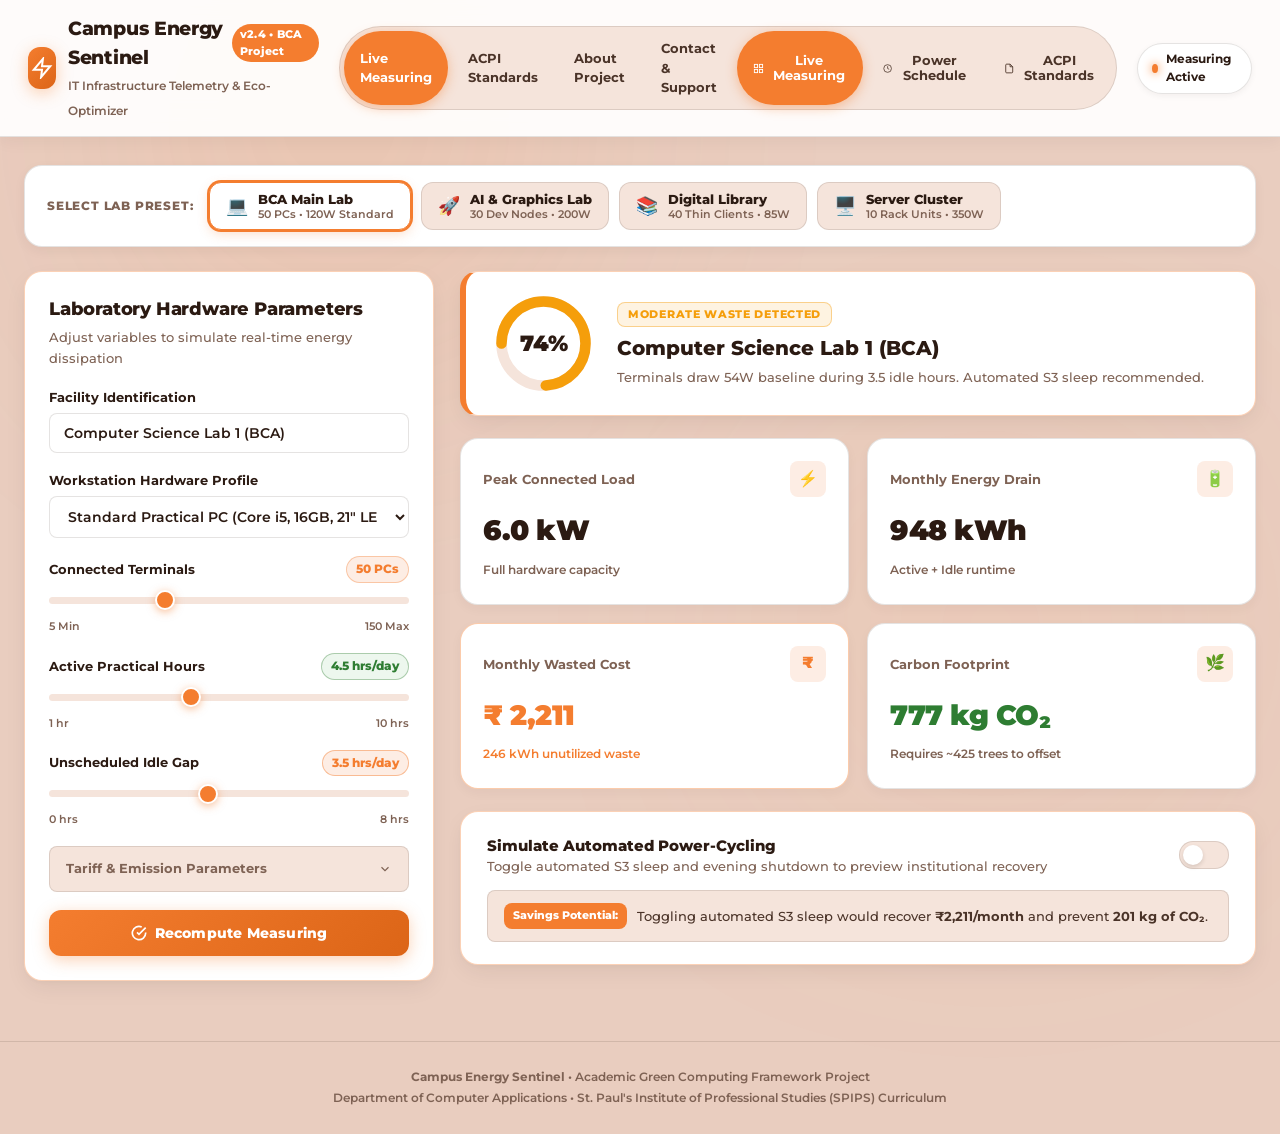
<file: index.html>
<!DOCTYPE html>
<html lang="en">
<head>
  <meta charset="UTF-8">
  <meta name="viewport" content="width=device-width, initial-scale=1.0">
  <title>Smart Campus Energy Sentinel | Clean-Tech Dashboard</title>
  <link rel="stylesheet" href="style.css">
</head>
<body>
  <!-- Background Ambient Glow Accents -->
  <div class="ambient-glow glow-1"></div>
  <div class="ambient-glow glow-2"></div>

  <!-- Sleek Glass Navigation Header -->
  <header class="navbar">
    <div class="nav-container">
      <div class="brand">
        <div class="brand-logo">
          <svg viewBox="0 0 24 24" fill="none" stroke="currentColor" stroke-width="2.2">
            <path d="M13 2L3 14h9l-1 8 10-12h-9l1-8z" />
          </svg>
        </div>
        <div class="brand-info">
          <div class="brand-title-row">
            <h1>Campus Energy Sentinel</h1>
            <span class="version-tag">v2.4 • BCA Project</span>
          </div>
          <span class="brand-desc">IT Infrastructure Telemetry & Eco-Optimizer</span>
        </div>
      </div>

      <!-- Segmented Navigation Tabs to Eliminate Clutter -->
      <nav class="nav-tabs">
        <a href="index.html" class="tab-btn active">Live Measuring</a>
        <a href="standards.html" class="tab-btn">ACPI Standards</a>
        <a href="about.html" class="tab-btn">About Project</a>
        <a href="contact.html" class="tab-btn">Contact & Support</a>
        <button class="tab-btn active" onclick="switchTab('dashboard')">
          <svg width="15" height="15" viewBox="0 0 24 24" fill="none" stroke="currentColor" stroke-width="2">
            <rect x="3" y="3" width="7" height="7"></rect>
            <rect x="14" y="3" width="7" height="7"></rect>
            <rect x="14" y="14" width="7" height="7"></rect>
            <rect x="3" y="14" width="7" height="7"></rect>
          </svg>
          Live Measuring
        </button>
        <button class="tab-btn" onclick="switchTab('schedule')">
          <svg width="15" height="15" viewBox="0 0 24 24" fill="none" stroke="currentColor" stroke-width="2">
            <circle cx="12" cy="12" r="10"></circle>
            <polyline points="12 6 12 12 16 14"></polyline>
          </svg>
          Power Schedule
        </button>
        <button class="tab-btn" onclick="switchTab('benchmarks')">
          <svg width="15" height="15" viewBox="0 0 24 24" fill="none" stroke="currentColor" stroke-width="2">
            <path d="M14 2H6a2 2 0 0 0-2 2v16a2 2 0 0 0 2 2h12a2 2 0 0 0 2-2V8z"></path>
            <polyline points="14 2 14 8 20 8"></polyline>
          </svg>
          ACPI Standards
        </button>
      </nav>

      <div class="nav-status">
        <span class="live-dot"></span>
        <span class="live-label">Measuring Active</span>
      </div>
    </div>
  </header>

  <!-- Main View Container -->
  <main class="main-wrapper">

    <!-- VIEW 1: LIVE MEASURING & AUDIT DASHBOARD -->
    <section id="view-dashboard" class="tab-view active">
      <!-- Quick Lab Preset Selector Strip -->
      <div class="preset-card">
        <span class="preset-title">Select Lab Preset:</span>
        <div class="preset-grid">
          <button class="preset-chip active" onclick="applyPreset('standard')">
            <span class="chip-icon">💻</span>
            <div class="chip-text">
              <strong>BCA Main Lab</strong>
              <small>50 PCs • 120W Standard</small>
            </div>
          </button>
          <button class="preset-chip" onclick="applyPreset('ai')">
            <span class="chip-icon">🚀</span>
            <div class="chip-text">
              <strong>AI & Graphics Lab</strong>
              <small>30 Dev Nodes • 200W</small>
            </div>
          </button>
          <button class="preset-chip" onclick="applyPreset('library')">
            <span class="chip-icon">📚</span>
            <div class="chip-text">
              <strong>Digital Library</strong>
              <small>40 Thin Clients • 85W</small>
            </div>
          </button>
          <button class="preset-chip" onclick="applyPreset('server')">
            <span class="chip-icon">🖥️</span>
            <div class="chip-text">
              <strong>Server Cluster</strong>
              <small>10 Rack Units • 350W</small>
            </div>
          </button>
        </div>
      </div>

      <!-- Core 2-Column Split: Controls on Left, Metrics & Gauge on Right -->
      <div class="dashboard-columns">

        <!-- Left Column: Control Console -->
        <div class="glass-card control-console">
          <div class="card-head">
            <h3>Laboratory Hardware Parameters</h3>
            <p>Adjust variables to simulate real-time energy dissipation</p>
          </div>

          <div class="form-body">
            <div class="input-block">
              <label for="labName">Facility Identification</label>
              <input type="text" id="labName" value="Computer Science Lab 1 (BCA)" placeholder="e.g. Lab 1">
            </div>

            <div class="input-block">
              <label for="pcType">Workstation Hardware Profile</label>
              <select id="pcType" onchange="calculateMeasuring()">
                <option value="120">Standard Practical PC (Core i5, 16GB, 21" LED) — 120W</option>
                <option value="200">High-Performance Dev Workstation (Core i7, GPU) — 200W</option>
                <option value="350">Department Server / CAD Unit — 350W</option>
                <option value="85">Energy-Efficient Thin Client — 85W</option>
              </select>
            </div>

            <!-- Range Slider 1: Terminal Count -->
            <div class="slider-block">
              <div class="slider-meta">
                <span class="slider-label">Connected Terminals</span>
                <span class="slider-val-badge" id="pcCountVal">50 PCs</span>
              </div>
              <input type="range" id="pcCount" min="5" max="150" step="5" value="50" oninput="syncRange('pcCount', 'pcCountVal', ' PCs')">
              <div class="range-sub"><span>5 Min</span><span>150 Max</span></div>
            </div>

            <!-- Range Slider 2: Active Hours -->
            <div class="slider-block">
              <div class="slider-meta">
                <span class="slider-label">Active Practical Hours</span>
                <span class="slider-val-badge emerald" id="activeHoursVal">4.5 hrs/day</span>
              </div>
              <input type="range" id="activeHours" min="1" max="10" step="0.5" value="4.5" oninput="syncRange('activeHours', 'activeHoursVal', ' hrs/day')">
              <div class="range-sub"><span>1 hr</span><span>10 hrs</span></div>
            </div>

            <!-- Range Slider 3: Idle Waste Hours -->
            <div class="slider-block">
              <div class="slider-meta">
                <span class="slider-label">Unscheduled Idle Gap</span>
                <span class="slider-val-badge red" id="idleHoursVal">3.5 hrs/day</span>
              </div>
              <input type="range" id="idleHours" min="0" max="8" step="0.5" value="3.5" oninput="syncRange('idleHours', 'idleHoursVal', ' hrs/day')">
              <div class="range-sub"><span>0 hrs</span><span>8 hrs</span></div>
            </div>

            <!-- Advanced Settings Accordion -->
            <details class="advanced-settings">
              <summary>
                <span>Tariff & Emission Parameters</span>
                <svg width="14" height="14" viewBox="0 0 24 24" fill="none" stroke="currentColor" stroke-width="2">
                  <polyline points="6 9 12 15 18 9"></polyline>
                </svg>
              </summary>
              <div class="advanced-fields">
                <div class="field-row">
                  <div>
                    <label for="tariff">Commercial Tariff (₹/kWh)</label>
                    <input type="number" id="tariff" value="9.0" step="0.5" oninput="calculateMeasuring()">
                  </div>
                  <div>
                    <label for="workingDays">Days / Month</label>
                    <input type="number" id="workingDays" value="26" min="1" max="31" oninput="calculateMeasuring()">
                  </div>
                </div>
                <div class="field-single">
                  <label for="emissionFactor">CEA Grid Carbon Factor (kg CO₂/kWh)</label>
                  <input type="number" id="emissionFactor" value="0.82" step="0.01" oninput="calculateMeasuring()">
                </div>
              </div>
            </details>

            <button class="primary-btn" onclick="calculateMeasuring()">
              <svg width="16" height="16" viewBox="0 0 24 24" fill="none" stroke="currentColor" stroke-width="2.5">
                <path d="M22 11.08V12a10 10 0 1 1-5.93-9.14"></path>
                <polyline points="22 4 12 14.01 9 11.01"></polyline>
              </svg>
              Recompute Measuring
            </button>
          </div>
        </div>

        <!-- Right Column: Visual Measuring & Metrics -->
        <div class="measuring-display">

          <!-- Hero Gauge & Health Bar -->
          <div class="glass-card health-banner">
            <div class="gauge-wrapper">
              <svg class="radial-gauge" viewBox="0 0 36 36">
                <path class="gauge-bg" d="M18 2.0845 a 15.9155 15.9155 0 0 1 0 31.831 a 15.9155 15.9155 0 0 1 0 -31.831"/>
                <path class="gauge-fill" id="gaugeCircle" stroke-dasharray="64, 100" d="M18 2.0845 a 15.9155 15.9155 0 0 1 0 31.831 a 15.9155 15.9155 0 0 1 0 -31.831"/>
              </svg>
              <div class="gauge-number" id="gaugePct">64%</div>
            </div>

            <div class="health-meta">
              <div class="health-tag" id="healthStatusTag">Moderate Energy Leakage</div>
              <h2 id="targetLabHeader">Computer Science Lab 1 (BCA)</h2>
              <p id="healthDesc">Terminals draw 54W baseline during idle lecture gaps. Automated S3 sleep recommended.</p>
            </div>
          </div>

          <!-- 4 Core Metric Stat Tiles -->
          <div class="tiles-grid">
            <div class="stat-tile tile-blue">
              <div class="tile-top">
                <span class="tile-caption">Peak Connected Load</span>
                <span class="tile-icon-box">⚡</span>
              </div>
              <div class="tile-value" id="outPeakLoad">6.0 kW</div>
              <span class="tile-foot">Full hardware capacity</span>
            </div>

            <div class="stat-tile tile-purple">
              <div class="tile-top">
                <span class="tile-caption">Monthly Energy Drain</span>
                <span class="tile-icon-box">🔋</span>
              </div>
              <div class="tile-value" id="outTotalKwh">948 kWh</div>
              <span class="tile-foot">Active + Idle runtime</span>
            </div>

            <div class="stat-tile tile-red">
              <div class="tile-top">
                <span class="tile-caption">Monthly Wasted Cost</span>
                <span class="tile-icon-box alert-icon">₹</span>
              </div>
              <div class="tile-value text-red" id="outWasteCost">₹ 2,211</div>
              <span class="tile-foot text-red" id="outWasteKwh">246 kWh unutilized waste</span>
            </div>

            <div class="stat-tile tile-green">
              <div class="tile-top">
                <span class="tile-caption">Carbon Footprint</span>
                <span class="tile-icon-box">🌿</span>
              </div>
              <div class="tile-value text-green" id="outCarbon">777 kg CO₂</div>
              <span class="tile-foot" id="outTreesEquivalent">Requires ~35 trees to offset</span>
            </div>
          </div>

          <!-- Interactive Live Optimization Simulator Switch -->
          <div class="glass-card optimization-simulator">
            <div class="sim-header">
              <div class="sim-info">
                <h4>Simulate Automated Power-Cycling</h4>
                <p>Toggle automated S3 sleep and evening shutdown to preview institutional recovery</p>
              </div>
              <label class="toggle-switch">
                <input type="checkbox" id="simToggle" onchange="toggleSimulation()">
                <span class="toggle-slider"></span>
              </label>
            </div>

            <div class="sim-result-box" id="simResultBox">
              <div class="sim-pill">Savings Potential:</div>
              <div class="sim-text" id="simText">
                Toggle the switch above to preview immediate electrical savings.
              </div>
            </div>
          </div>

        </div>
      </div>
    </section>

    <!-- VIEW 2: POWER-CYCLING SCHEDULE TIMELINE -->
    <section id="view-schedule" class="tab-view">
      <div class="glass-card wide-card">
        <div class="card-head center-head">
          <span class="section-badge">Academic Timetable Alignment</span>
          <h2>Automated Power-Cycling Execution Timeline</h2>
          <p>Engineered to synchronize with collegiate lecture schedules and practical shift blocks</p>
        </div>

        <div class="linear-timeline">
          <div class="time-node active-node">
            <div class="node-marker">1</div>
            <div class="node-content">
              <div class="node-top">
                <strong>08:30 AM – 01:00 PM</strong>
                <span class="status-chip chip-green">ACPI S0 Active</span>
              </div>
              <h4>Morning Student Practical Shift</h4>
              <p>Workstations operate at full instructional capacity for C Programming & Web Development. Display sleep triggers after 5 minutes of inactivity.</p>
            </div>
          </div>

          <div class="time-node sleep-node">
            <div class="node-marker">2</div>
            <div class="node-content">
              <div class="node-top">
                <strong>01:00 PM – 02:00 PM</strong>
                <span class="status-chip chip-amber">ACPI S3 Suspend</span>
              </div>
              <h4>Institutional Recess & Lunch Gap</h4>
              <p>Automated network standby command dispatched. All 50 terminals drop from 120W to &lt; 5W while preserving open student IDE workspaces in RAM.</p>
            </div>
          </div>

          <div class="time-node active-node">
            <div class="node-marker">3</div>
            <div class="node-content">
              <div class="node-top">
                <strong>02:00 PM – 04:30 PM</strong>
                <span class="status-chip chip-green">ACPI S0 Active</span>
              </div>
              <h4>Afternoon Project Development Shift</h4>
              <p>Immediate instant-wake restored as students resume practical exams, database projects, and laboratory evaluation.</p>
            </div>
          </div>

          <div class="time-node off-node">
            <div class="node-marker">4</div>
            <div class="node-content">
              <div class="node-top">
                <strong>04:30 PM Onward</strong>
                <span class="status-chip chip-red">ACPI S5 Soft-Off</span>
              </div>
              <h4>Evening Curfew Automated Shutdown</h4>
              <p>Centralized script executes clean OS shutdown. Subsystem power draws drop to ~0W, eliminating phantom vampire draw overnight.</p>
            </div>
          </div>
        </div>
      </div>
    </section>

    <!-- VIEW 3: ACPI STANDARDS REFERENCE -->
    <section id="view-benchmarks" class="tab-view">
      <div class="glass-card wide-card">
        <div class="card-head center-head">
          <span class="section-badge">IEEE & ACPI Specifications</span>
          <h2>Hardware Power Dissipation Ground Truth</h2>
          <p>Scientific benchmarks derived from IEEE 1680.1 and Energy Star educational IT standards</p>
        </div>

        <div class="standards-grid">
          <div class="standard-card">
            <div class="std-badge s0">G0 / S0 State</div>
            <h3>Active Execution</h3>
            <div class="std-draw">107W – 162W</div>
            <p>CPU, RAM, storage, and LED backlights fully energized. Maintained during practical lectures.</p>
          </div>

          <div class="standard-card">
            <div class="std-badge idle">G0 / S0 Desktop Idle</div>
            <h3>Unattended Desktop</h3>
            <div class="std-draw">65W – 80W</div>
            <p>OS running with no student active compute. Draws ~45% of peak wattage. Represents the primary target of waste reduction.</p>
          </div>

          <div class="standard-card">
            <div class="std-badge s3">G1 / S3 Suspend</div>
            <h3>Low-Power Sleep</h3>
            <div class="std-draw">3.5W – 5.5W</div>
            <p>CPU halted, display off. RAM energized to preserve session state. Cuts power draw by 95% during breaks.</p>
          </div>

          <div class="standard-card">
            <div class="std-badge s5">G2 / S5 Soft-Off</div>
            <h3>Complete Shutdown</h3>
            <div class="std-draw">0.7W – 1.7W</div>
            <p>Operating system halted; power rail disengaged except for real-time clock and network wake circuitry.</p>
          </div>
        </div>
      </div>
    </section>

  </main>

  <footer class="app-footer">
    <div class="footer-content">
      <p><strong>Campus Energy Sentinel</strong> • Academic Green Computing Framework Project</p>
      <p>Department of Computer Applications • St. Paul's Institute of Professional Studies (SPIPS) Curriculum</p>
    </div>
  </footer>

  <script src="app.js"></script>
</body>
</html>
</file>
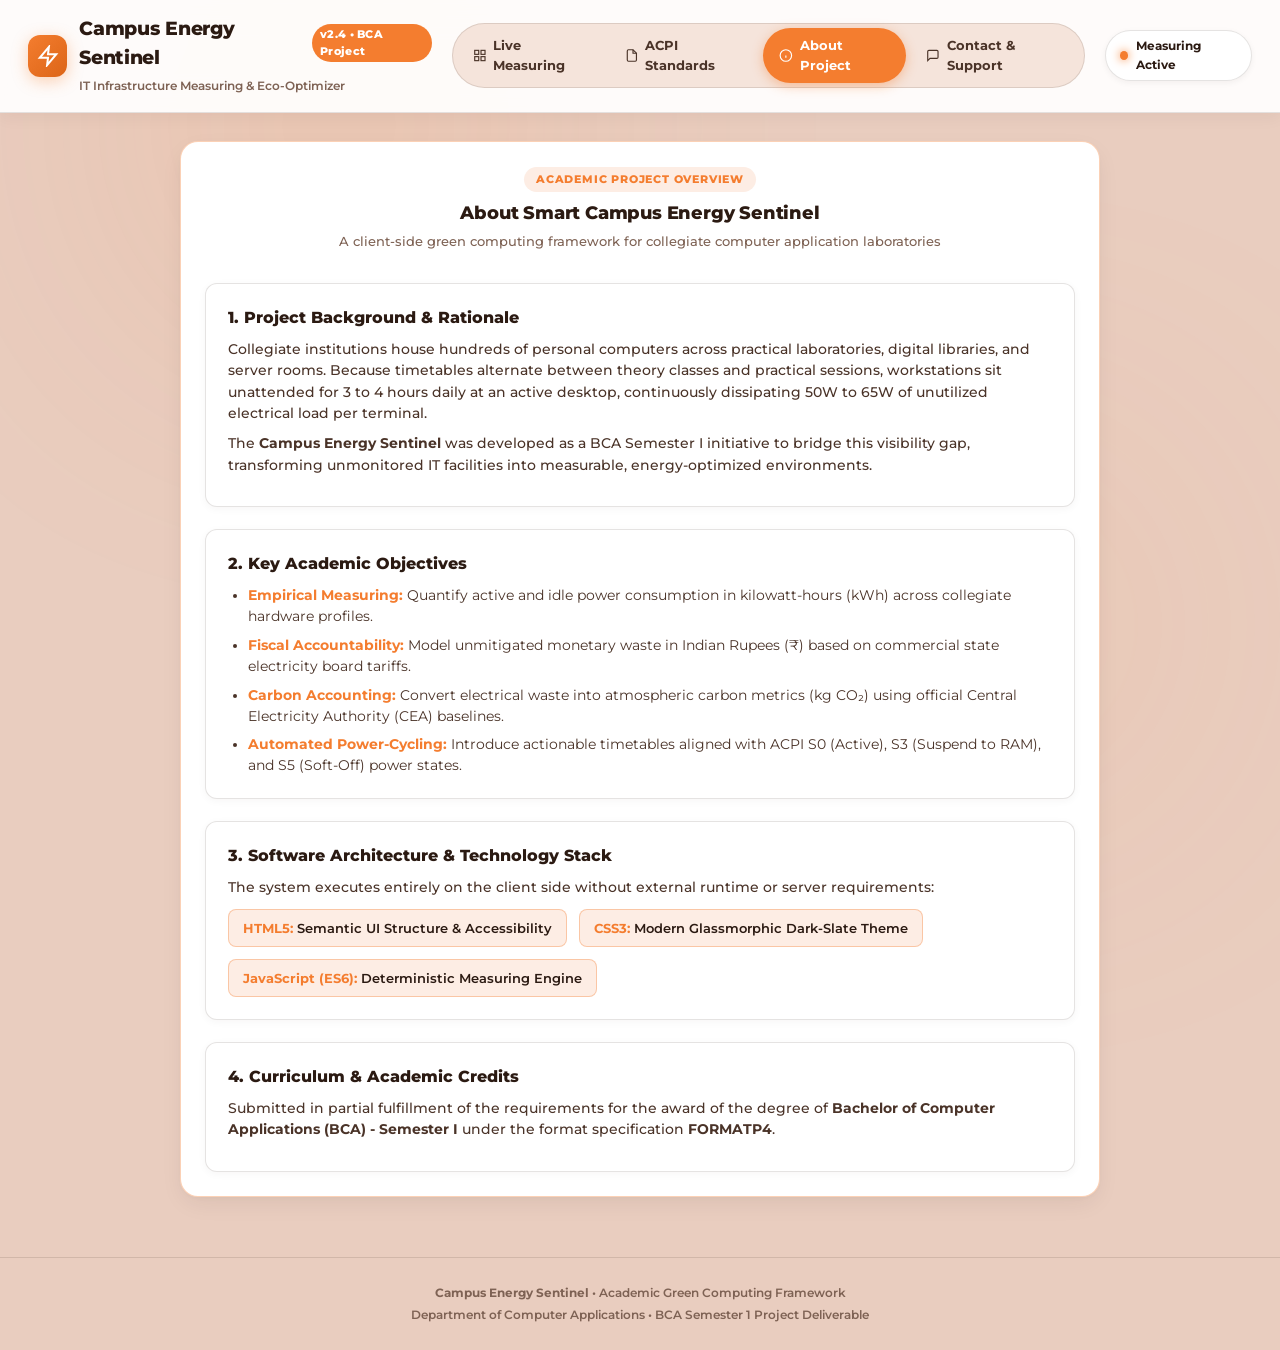
<file: about.html>
<!DOCTYPE html>
<html lang="en">
<head>
  <meta charset="UTF-8">
  <meta name="viewport" content="width=device-width, initial-scale=1.0">
  <title>About Project | Campus Energy Sentinel</title>
  <link rel="stylesheet" href="style.css">
</head>
<body>
  <!-- Ambient Background Glows -->
  <div class="ambient-glow glow-1"></div>
  <div class="ambient-glow glow-2"></div>

  <!-- Unified Navigation Header -->
  <header class="navbar">
    <div class="nav-container">
      <div class="brand">
        <div class="brand-logo">
          <svg viewBox="0 0 24 24" fill="none" stroke="currentColor" stroke-width="2.2">
            <path d="M13 2L3 14h9l-1 8 10-12h-9l1-8z" />
          </svg>
        </div>
        <div class="brand-info">
          <div class="brand-title-row">
            <h1>Campus Energy Sentinel</h1>
            <span class="version-tag">v2.4 • BCA Project</span>
          </div>
          <span class="brand-desc">IT Infrastructure Measuring & Eco-Optimizer</span>
        </div>
      </div>

      <nav class="nav-tabs">
        <a href="index.html" class="tab-btn">
          <svg width="15" height="15" viewBox="0 0 24 24" fill="none" stroke="currentColor" stroke-width="2">
            <rect x="3" y="3" width="7" height="7"></rect>
            <rect x="14" y="3" width="7" height="7"></rect>
            <rect x="14" y="14" width="7" height="7"></rect>
            <rect x="3" y="14" width="7" height="7"></rect>
          </svg>
          Live Measuring
        </a>
        <a href="standards.html" class="tab-btn">
          <svg width="15" height="15" viewBox="0 0 24 24" fill="none" stroke="currentColor" stroke-width="2">
            <path d="M14 2H6a2 2 0 0 0-2 2v16a2 2 0 0 0 2 2h12a2 2 0 0 0 2-2V8z"></path>
            <polyline points="14 2 14 8 20 8"></polyline>
          </svg>
          ACPI Standards
        </a>
        <a href="about.html" class="tab-btn active">
          <svg width="15" height="15" viewBox="0 0 24 24" fill="none" stroke="currentColor" stroke-width="2">
            <circle cx="12" cy="12" r="10"></circle>
            <line x1="12" y1="16" x2="12" y2="12"></line>
            <line x1="12" y1="8" x2="12.01" y2="8"></line>
          </svg>
          About Project
        </a>
        <a href="contact.html" class="tab-btn">
          <svg width="15" height="15" viewBox="0 0 24 24" fill="none" stroke="currentColor" stroke-width="2">
            <path d="M21 15a2 2 0 0 1-2 2H7l-4 4V5a2 2 0 0 1 2-2h14a2 2 0 0 1 2 2z"></path>
          </svg>
          Contact & Support
        </a>
      </nav>

      <div class="nav-status">
        <span class="live-dot"></span>
        <span class="live-label">Measuring Active</span>
      </div>
    </div>
  </header>

  <!-- Main Content -->
  <main class="main-wrapper">
    <div class="glass-card wide-card">
      <div class="card-head center-head">
        <span class="section-badge">Academic Project Overview</span>
        <h2>About Smart Campus Energy Sentinel</h2>
        <p>A client-side green computing framework for collegiate computer application laboratories</p>
      </div>

      <div class="about-grid">
        <div class="about-section">
          <h3>1. Project Background & Rationale</h3>
          <p>
            Collegiate institutions house hundreds of personal computers across practical laboratories, digital libraries, and server rooms. Because timetables alternate between theory classes and practical sessions, workstations sit unattended for 3 to 4 hours daily at an active desktop, continuously dissipating 50W to 65W of unutilized electrical load per terminal.
          </p>
          <p>
            The <strong>Campus Energy Sentinel</strong> was developed as a BCA Semester I initiative to bridge this visibility gap, transforming unmonitored IT facilities into measurable, energy-optimized environments.
          </p>
        </div>

        <div class="about-section">
          <h3>2. Key Academic Objectives</h3>
          <ul class="styled-list">
            <li><strong>Empirical Measuring:</strong> Quantify active and idle power consumption in kilowatt-hours (kWh) across collegiate hardware profiles.</li>
            <li><strong>Fiscal Accountability:</strong> Model unmitigated monetary waste in Indian Rupees (₹) based on commercial state electricity board tariffs.</li>
            <li><strong>Carbon Accounting:</strong> Convert electrical waste into atmospheric carbon metrics (kg CO₂) using official Central Electricity Authority (CEA) baselines.</li>
            <li><strong>Automated Power-Cycling:</strong> Introduce actionable timetables aligned with ACPI S0 (Active), S3 (Suspend to RAM), and S5 (Soft-Off) power states.</li>
          </ul>
        </div>

        <div class="about-section">
          <h3>3. Software Architecture & Technology Stack</h3>
          <p>The system executes entirely on the client side without external runtime or server requirements:</p>
          <div class="tech-stack-row">
            <div class="tech-pill"><strong>HTML5:</strong> Semantic UI Structure & Accessibility</div>
            <div class="tech-pill"><strong>CSS3:</strong> Modern Glassmorphic Dark-Slate Theme</div>
            <div class="tech-pill"><strong>JavaScript (ES6):</strong> Deterministic Measuring Engine</div>
          </div>
        </div>

        <div class="about-section">
          <h3>4. Curriculum & Academic Credits</h3>
          <p>
            Submitted in partial fulfillment of the requirements for the award of the degree of <strong>Bachelor of Computer Applications (BCA) - Semester I</strong> under the format specification <strong>FORMATP4</strong>.
          </p>
        </div>
      </div>
    </div>
  </main>

  <footer class="app-footer">
    <div class="footer-content">
      <p><strong>Campus Energy Sentinel</strong> • Academic Green Computing Framework</p>
      <p>Department of Computer Applications • BCA Semester 1 Project Deliverable</p>
    </div>
  </footer>
</body>
</html>
</file>
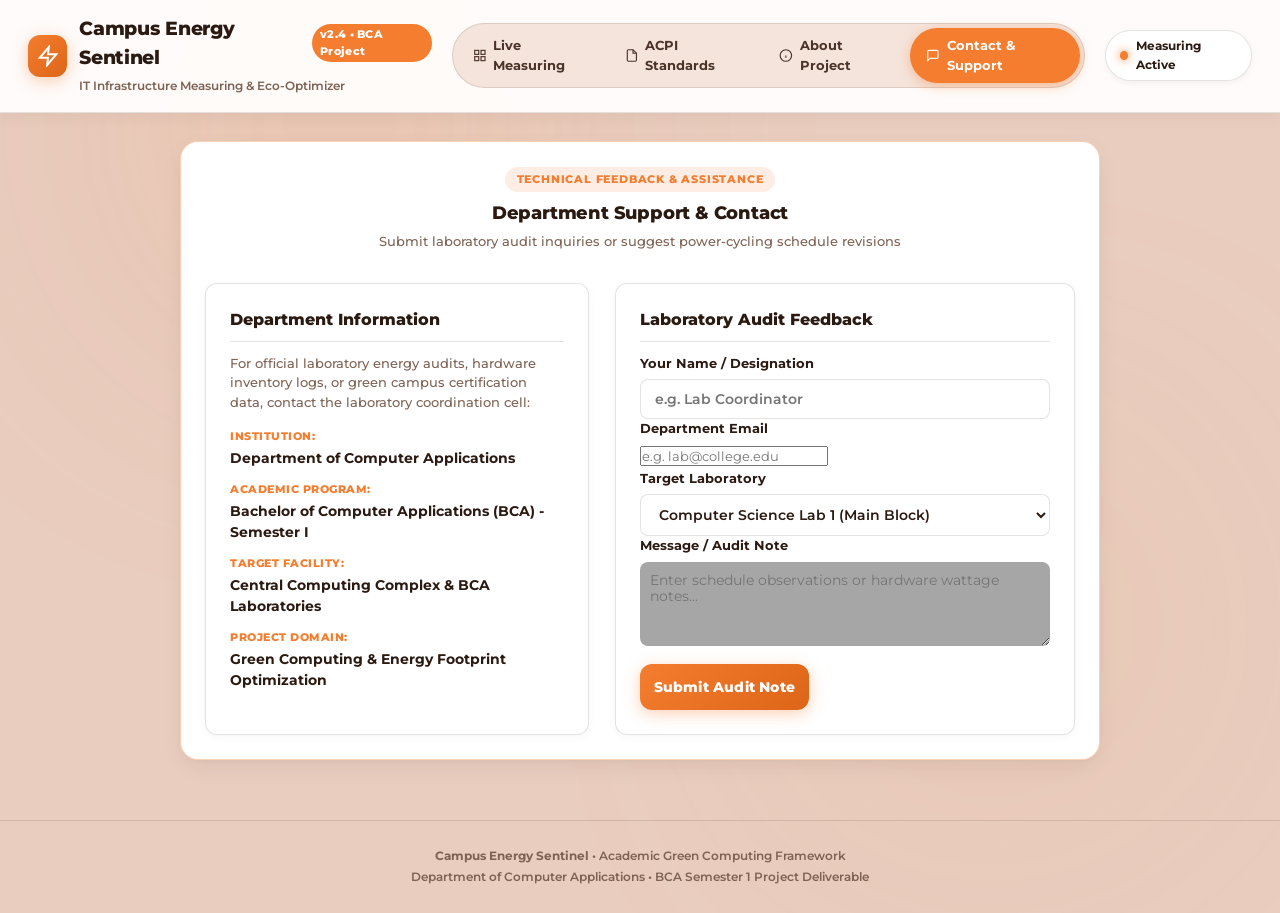
<file: contact.html>
<!DOCTYPE html>
<html lang="en">
<head>
  <meta charset="UTF-8">
  <meta name="viewport" content="width=device-width, initial-scale=1.0">
  <title>Contact & Support | Campus Energy Sentinel</title>
  <link rel="stylesheet" href="style.css">
</head>
<body>
  <!-- Ambient Background Glows -->
  <div class="ambient-glow glow-1"></div>
  <div class="ambient-glow glow-2"></div>

  <!-- Unified Navigation Header -->
  <header class="navbar">
    <div class="nav-container">
      <div class="brand">
        <div class="brand-logo">
          <svg viewBox="0 0 24 24" fill="none" stroke="currentColor" stroke-width="2.2">
            <path d="M13 2L3 14h9l-1 8 10-12h-9l1-8z" />
          </svg>
        </div>
        <div class="brand-info">
          <div class="brand-title-row">
            <h1>Campus Energy Sentinel</h1>
            <span class="version-tag">v2.4 • BCA Project</span>
          </div>
          <span class="brand-desc">IT Infrastructure Measuring & Eco-Optimizer</span>
        </div>
      </div>

      <nav class="nav-tabs">
        <a href="index.html" class="tab-btn">
          <svg width="15" height="15" viewBox="0 0 24 24" fill="none" stroke="currentColor" stroke-width="2">
            <rect x="3" y="3" width="7" height="7"></rect>
            <rect x="14" y="3" width="7" height="7"></rect>
            <rect x="14" y="14" width="7" height="7"></rect>
            <rect x="3" y="14" width="7" height="7"></rect>
          </svg>
          Live Measuring
        </a>
        <a href="standards.html" class="tab-btn">
          <svg width="15" height="15" viewBox="0 0 24 24" fill="none" stroke="currentColor" stroke-width="2">
            <path d="M14 2H6a2 2 0 0 0-2 2v16a2 2 0 0 0 2 2h12a2 2 0 0 0 2-2V8z"></path>
            <polyline points="14 2 14 8 20 8"></polyline>
          </svg>
          ACPI Standards
        </a>
        <a href="about.html" class="tab-btn">
          <svg width="15" height="15" viewBox="0 0 24 24" fill="none" stroke="currentColor" stroke-width="2">
            <circle cx="12" cy="12" r="10"></circle>
            <line x1="12" y1="16" x2="12" y2="12"></line>
            <line x1="12" y1="8" x2="12.01" y2="8"></line>
          </svg>
          About Project
        </a>
        <a href="contact.html" class="tab-btn active">
          <svg width="15" height="15" viewBox="0 0 24 24" fill="none" stroke="currentColor" stroke-width="2">
            <path d="M21 15a2 2 0 0 1-2 2H7l-4 4V5a2 2 0 0 1 2-2h14a2 2 0 0 1 2 2z"></path>
          </svg>
          Contact & Support
        </a>
      </nav>

      <div class="nav-status">
        <span class="live-dot"></span>
        <span class="live-label">Measuring Active</span>
      </div>
    </div>
  </header>

  <!-- Main Content -->
  <main class="main-wrapper">
    <div class="glass-card wide-card">
      <div class="card-head center-head">
        <span class="section-badge">Technical Feedback & Assistance</span>
        <h2>Department Support & Contact</h2>
        <p>Submit laboratory audit inquiries or suggest power-cycling schedule revisions</p>
      </div>

      <div class="contact-split">
        <div class="contact-info-card">
          <h3>Department Information</h3>
          <p>For official laboratory energy audits, hardware inventory logs, or green campus certification data, contact the laboratory coordination cell:</p>

          <div class="info-item">
            <span class="info-label">Institution:</span>
            <strong>Department of Computer Applications</strong>
          </div>
          <div class="info-item">
            <span class="info-label">Academic Program:</span>
            <strong>Bachelor of Computer Applications (BCA) - Semester I</strong>
          </div>
          <div class="info-item">
            <span class="info-label">Target Facility:</span>
            <strong>Central Computing Complex & BCA Laboratories</strong>
          </div>
          <div class="info-item">
            <span class="info-label">Project Domain:</span>
            <strong>Green Computing & Energy Footprint Optimization</strong>
          </div>
        </div>

        <div class="contact-form-card">
          <h3>Laboratory Audit Feedback</h3>
          <form onsubmit="handleContactSubmit(event)">
            <div class="input-block">
              <label for="attendantName">Your Name / Designation</label>
              <input type="text" id="attendantName" placeholder="e.g. Lab Coordinator" required>
            </div>

            <div class="input-block">
              <label for="contactEmail">Department Email</label>
              <input type="email" id="contactEmail" placeholder="e.g. lab@college.edu" required>
            </div>

            <div class="input-block">
              <label for="targetLab">Target Laboratory</label>
              <select id="targetLab">
                <option value="Lab 1">Computer Science Lab 1 (Main Block)</option>
                <option value="Lab 2">BCA Programming Lab 2</option>
                <option value="Library">Central Digital Library</option>
                <option value="Server">Department Server Room</option>
              </select>
            </div>

            <div class="input-block">
              <label for="feedbackMsg">Message / Audit Note</label>
              <textarea id="feedbackMsg" rows="4" style="width: 100%; background: rgba(0,0,0,0.35); border: 1px solid var(--card-border); color: var(--text-pure); padding: 10px; border-radius: var(--radius-sm); font-size: 13.5px; outline: none;" placeholder="Enter schedule observations or hardware wattage notes..."></textarea>
            </div>

            <button type="submit" class="primary-btn" style="margin-top: 10px;">
              Submit Audit Note
            </button>
            <div id="contactAck" style="display: none; margin-top: 12px; font-size: 13px; color: var(--accent-emerald); font-weight: 600;">
              ✓ Note logged successfully for departmental review.
            </div>
          </form>
        </div>
      </div>
    </div>
  </main>

  <footer class="app-footer">
    <div class="footer-content">
      <p><strong>Campus Energy Sentinel</strong> • Academic Green Computing Framework</p>
      <p>Department of Computer Applications • BCA Semester 1 Project Deliverable</p>
    </div>
  </footer>

  <script>
    function handleContactSubmit(e) {
      e.preventDefault();
      document.getElementById('contactAck').style.display = 'block';
      setTimeout(() => {
        document.getElementById('attendantName').value = '';
        document.getElementById('contactEmail').value = '';
        document.getElementById('feedbackMsg').value = '';
      }, 1000);
    }
  </script>
</body>
</html>
</file>
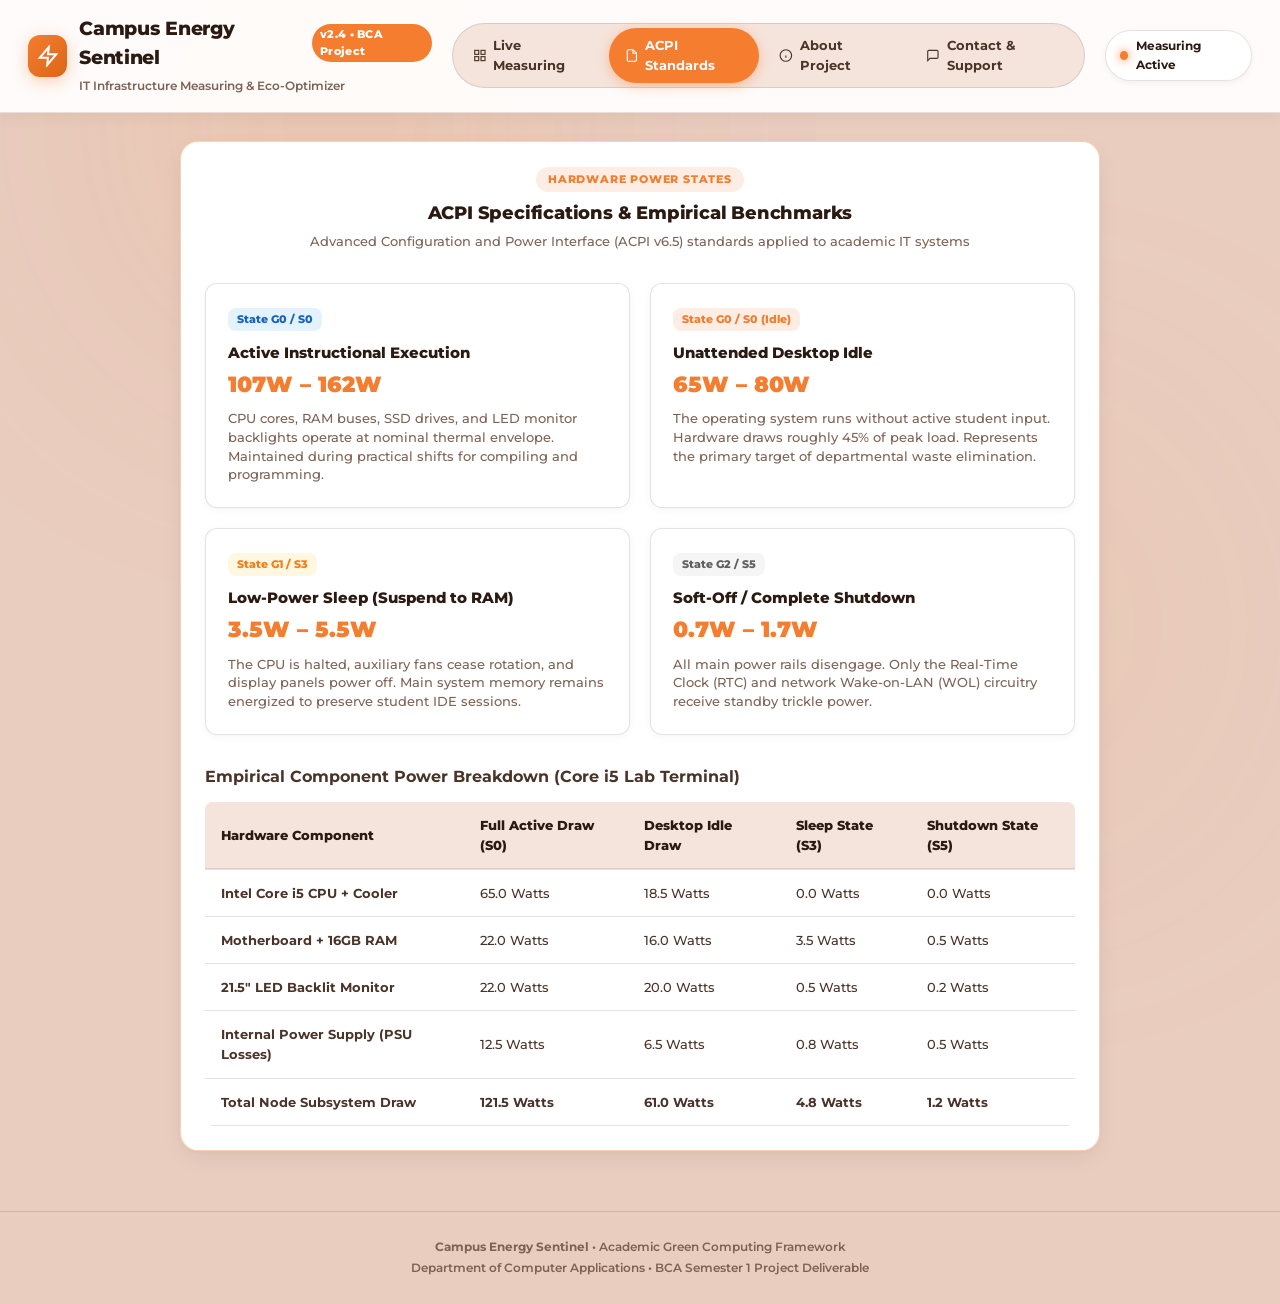
<file: standards.html>
<!DOCTYPE html>
<html lang="en">
<head>
  <meta charset="UTF-8">
  <meta name="viewport" content="width=device-width, initial-scale=1.0">
  <title>ACPI Standards & Benchmarks | Campus Energy Sentinel</title>
  <link rel="stylesheet" href="style.css">
</head>
<body>
  <!-- Ambient Background Glows -->
  <div class="ambient-glow glow-1"></div>
  <div class="ambient-glow glow-2"></div>

  <!-- Unified Navigation Header -->
  <header class="navbar">
    <div class="nav-container">
      <div class="brand">
        <div class="brand-logo">
          <svg viewBox="0 0 24 24" fill="none" stroke="currentColor" stroke-width="2.2">
            <path d="M13 2L3 14h9l-1 8 10-12h-9l1-8z" />
          </svg>
        </div>
        <div class="brand-info">
          <div class="brand-title-row">
            <h1>Campus Energy Sentinel</h1>
            <span class="version-tag">v2.4 • BCA Project</span>
          </div>
          <span class="brand-desc">IT Infrastructure Measuring & Eco-Optimizer</span>
        </div>
      </div>

      <nav class="nav-tabs">
        <a href="index.html" class="tab-btn">
          <svg width="15" height="15" viewBox="0 0 24 24" fill="none" stroke="currentColor" stroke-width="2">
            <rect x="3" y="3" width="7" height="7"></rect>
            <rect x="14" y="3" width="7" height="7"></rect>
            <rect x="14" y="14" width="7" height="7"></rect>
            <rect x="3" y="14" width="7" height="7"></rect>
          </svg>
          Live Measuring
        </a>
        <a href="standards.html" class="tab-btn active">
          <svg width="15" height="15" viewBox="0 0 24 24" fill="none" stroke="currentColor" stroke-width="2">
            <path d="M14 2H6a2 2 0 0 0-2 2v16a2 2 0 0 0 2 2h12a2 2 0 0 0 2-2V8z"></path>
            <polyline points="14 2 14 8 20 8"></polyline>
          </svg>
          ACPI Standards
        </a>
        <a href="about.html" class="tab-btn">
          <svg width="15" height="15" viewBox="0 0 24 24" fill="none" stroke="currentColor" stroke-width="2">
            <circle cx="12" cy="12" r="10"></circle>
            <line x1="12" y1="16" x2="12" y2="12"></line>
            <line x1="12" y1="8" x2="12.01" y2="8"></line>
          </svg>
          About Project
        </a>
        <a href="contact.html" class="tab-btn">
          <svg width="15" height="15" viewBox="0 0 24 24" fill="none" stroke="currentColor" stroke-width="2">
            <path d="M21 15a2 2 0 0 1-2 2H7l-4 4V5a2 2 0 0 1 2-2h14a2 2 0 0 1 2 2z"></path>
          </svg>
          Contact & Support
        </a>
      </nav>

      <div class="nav-status">
        <span class="live-dot"></span>
        <span class="live-label">Measuring Active</span>
      </div>
    </div>
  </header>

  <!-- Main Content -->
  <main class="main-wrapper">
    <div class="glass-card wide-card">
      <div class="card-head center-head">
        <span class="section-badge">Hardware Power States</span>
        <h2>ACPI Specifications & Empirical Benchmarks</h2>
        <p>Advanced Configuration and Power Interface (ACPI v6.5) standards applied to academic IT systems</p>
      </div>

      <!-- Standards Grid -->
      <div class="standards-grid">
        <div class="standard-card">
          <div class="std-badge s0">State G0 / S0</div>
          <h3>Active Instructional Execution</h3>
          <div class="std-draw">107W – 162W</div>
          <p>CPU cores, RAM buses, SSD drives, and LED monitor backlights operate at nominal thermal envelope. Maintained during practical shifts for compiling and programming.</p>
        </div>

        <div class="standard-card">
          <div class="std-badge idle">State G0 / S0 (Idle)</div>
          <h3>Unattended Desktop Idle</h3>
          <div class="std-draw">65W – 80W</div>
          <p>The operating system runs without active student input. Hardware draws roughly 45% of peak load. Represents the primary target of departmental waste elimination.</p>
        </div>

        <div class="standard-card">
          <div class="std-badge s3">State G1 / S3</div>
          <h3>Low-Power Sleep (Suspend to RAM)</h3>
          <div class="std-draw">3.5W – 5.5W</div>
          <p>The CPU is halted, auxiliary fans cease rotation, and display panels power off. Main system memory remains energized to preserve student IDE sessions.</p>
        </div>

        <div class="standard-card">
          <div class="std-badge s5">State G2 / S5</div>
          <h3>Soft-Off / Complete Shutdown</h3>
          <div class="std-draw">0.7W – 1.7W</div>
          <p>All main power rails disengage. Only the Real-Time Clock (RTC) and network Wake-on-LAN (WOL) circuitry receive standby trickle power.</p>
        </div>
      </div>

      <!-- Component Breakdown Table -->
      <div class="table-responsive" style="margin-top: 30px;">
        <h3 style="color: var(--text-pure); margin-bottom: 12px; font-size: 16px;">Empirical Component Power Breakdown (Core i5 Lab Terminal)</h3>
        <table class="benchmark-table">
          <thead>
            <tr>
              <th>Hardware Component</th>
              <th>Full Active Draw (S0)</th>
              <th>Desktop Idle Draw</th>
              <th>Sleep State (S3)</th>
              <th>Shutdown State (S5)</th>
            </tr>
          </thead>
          <tbody>
            <tr>
              <td><strong>Intel Core i5 CPU + Cooler</strong></td>
              <td>65.0 Watts</td>
              <td>18.5 Watts</td>
              <td>0.0 Watts</td>
              <td>0.0 Watts</td>
            </tr>
            <tr>
              <td><strong>Motherboard + 16GB RAM</strong></td>
              <td>22.0 Watts</td>
              <td>16.0 Watts</td>
              <td>3.5 Watts</td>
              <td>0.5 Watts</td>
            </tr>
            <tr>
              <td><strong>21.5" LED Backlit Monitor</strong></td>
              <td>22.0 Watts</td>
              <td>20.0 Watts</td>
              <td>0.5 Watts</td>
              <td>0.2 Watts</td>
            </tr>
            <tr>
              <td><strong>Internal Power Supply (PSU Losses)</strong></td>
              <td>12.5 Watts</td>
              <td>6.5 Watts</td>
              <td>0.8 Watts</td>
              <td>0.5 Watts</td>
            </tr>
            <tr style="border-top: 2px solid var(--accent-emerald);">
              <td><strong>Total Node Subsystem Draw</strong></td>
              <td><strong style="color: var(--text-pure);">121.5 Watts</strong></td>
              <td><strong style="color: var(--accent-red);">61.0 Watts</strong></td>
              <td><strong style="color: var(--accent-amber);">4.8 Watts</strong></td>
              <td><strong style="color: var(--accent-emerald);">1.2 Watts</strong></td>
            </tr>
          </tbody>
        </table>
      </div>
    </div>
  </main>

  <footer class="app-footer">
    <div class="footer-content">
      <p><strong>Campus Energy Sentinel</strong> • Academic Green Computing Framework</p>
      <p>Department of Computer Applications • BCA Semester 1 Project Deliverable</p>
    </div>
  </footer>
</body>
</html>
</file>
<file: style.css>
/* ==========================================================================
   Campus Energy Sentinel - Warm Architectural Palette
   Primary Theme Color: #E9CDBF (Warm Terracotta Sand)
   Secondary / Accent Color: #F47D2F (Vibrant Tangerine Orange)
   Typography: Montserrat (Primary) with Futura & Avant Garde Gothic Fallbacks
   ========================================================================== */

@import url('https://fonts.googleapis.com/css2?family=Montserrat:wght@400;500;600;700;800;900&display=swap');

:root {
  /* Core Brand Colors */
  --color-primary: #E9CDBF;
  --color-secondary: #F47D2F;
  --color-secondary-hover: #dc6517;
  --color-secondary-light: #fdede4;
  --color-secondary-glow: rgba(244, 125, 47, 0.35);

  /* Card Surfaces & Elevations */
  --surface-card: #ffffff;
  --surface-tinted: #fdfaf8;
  --surface-sub: #f5e4db;
  --border-subtle: rgba(43, 26, 18, 0.12);
  --border-accent: rgba(244, 125, 47, 0.35);

  /* Typography Colors (High-Contrast Deep Warm Espresso) */
  --text-dark: #2B1A12;
  --text-body: #4A3328;
  --text-muted: #7E6254;
  --text-white: #ffffff;

  /* Font Stack */
  --font-family: 'Montserrat', 'Futura', 'Avant Garde Gothic', 'Effra', 'Century Gothic', -apple-system, sans-serif;

  /* Radii & Elevation */
  --radius-sm: 8px;
  --radius-md: 12px;
  --radius-lg: 18px;
  --radius-full: 9999px;
  --shadow-card: 0 8px 24px -4px rgba(43, 26, 18, 0.08), 0 2px 6px -1px rgba(43, 26, 18, 0.04);
  --shadow-accent: 0 4px 16px rgba(244, 125, 47, 0.35);
}

/* ==========================================================================
   Base Elements & Layout
   ========================================================================== */
* {
  box-sizing: border-box;
  margin: 0;
  padding: 0;
  font-family: var(--font-family);
}

body {
  background-color: var(--color-primary);
  color: var(--text-body);
  line-height: 1.55;
  min-height: 100vh;
  position: relative;
  overflow-x: hidden;
  -webkit-font-smoothing: antialiased;
}

/* Ambient Highlight Flares */
.ambient-glow {
  position: fixed;
  border-radius: 50%;
  filter: blur(140px);
  pointer-events: none;
  z-index: 0;
  opacity: 0.25;
}

.glow-1 {
  width: 550px;
  height: 550px;
  background: radial-gradient(circle, var(--color-secondary) 0%, transparent 70%);
  top: -150px;
  left: 5%;
}

.glow-2 {
  width: 450px;
  height: 450px;
  background: radial-gradient(circle, #ff9f5a 0%, transparent 70%);
  bottom: 50px;
  right: 5%;
}

/* ==========================================================================
   Navigation Bar
   ========================================================================== */
.navbar {
  position: sticky;
  top: 0;
  z-index: 100;
  background: rgba(255, 255, 255, 0.92);
  backdrop-filter: blur(16px);
  border-bottom: 1.5px solid var(--border-subtle);
  padding: 14px 28px;
  box-shadow: 0 4px 16px rgba(43, 26, 18, 0.05);
}

.nav-container {
  max-width: 1320px;
  margin: 0 auto;
  display: flex;
  justify-content: space-between;
  align-items: center;
  gap: 20px;
}

.brand {
  display: flex;
  align-items: center;
  gap: 12px;
}

.brand-logo {
  width: 42px;
  height: 42px;
  background: linear-gradient(135deg, var(--color-secondary) 0%, var(--color-secondary-hover) 100%);
  border-radius: var(--radius-md);
  display: flex;
  align-items: center;
  justify-content: center;
  box-shadow: var(--shadow-accent);
}

.brand-logo svg {
  width: 22px;
  height: 22px;
  stroke: #ffffff;
}

.brand-title-row {
  display: flex;
  align-items: center;
  gap: 8px;
}

.brand-title-row h1 {
  font-size: 19px;
  font-weight: 800;
  color: var(--text-dark);
  letter-spacing: -0.3px;
}

.version-tag {
  font-size: 11px;
  font-weight: 800;
  color: #ffffff;
  background: var(--color-secondary);
  padding: 2px 8px;
  border-radius: var(--radius-full);
  letter-spacing: 0.3px;
}

.brand-desc {
  font-size: 11.5px;
  color: var(--text-muted);
  font-weight: 600;
}

/* Navigation Tabs */
.nav-tabs {
  display: flex;
  background: var(--surface-sub);
  padding: 4px;
  border-radius: var(--radius-full);
  border: 1px solid var(--border-subtle);
  gap: 4px;
}

.tab-btn {
  display: flex;
  align-items: center;
  gap: 7px;
  background: transparent;
  color: var(--text-body);
  border: none;
  padding: 8px 16px;
  border-radius: var(--radius-full);
  font-size: 12.5px;
  font-weight: 700;
  cursor: pointer;
  text-decoration: none;
  transition: all 0.25s ease;
}

.tab-btn:hover {
  color: var(--color-secondary);
  background: rgba(255, 255, 255, 0.7);
}

.tab-btn.active {
  background: var(--color-secondary);
  color: #ffffff;
  box-shadow: 0 3px 12px rgba(244, 125, 47, 0.4);
}

.nav-status {
  display: flex;
  align-items: center;
  gap: 8px;
  font-size: 12px;
  font-weight: 700;
  color: var(--text-dark);
  background: #ffffff;
  border: 1px solid var(--border-subtle);
  padding: 6px 14px;
  border-radius: var(--radius-full);
  box-shadow: 0 2px 6px rgba(43, 26, 18, 0.05);
}

.live-dot {
  width: 9px;
  height: 9px;
  background-color: var(--color-secondary);
  border-radius: 50%;
  box-shadow: 0 0 10px var(--color-secondary);
  animation: pulseGlow 1.8s infinite;
}

@keyframes pulseGlow {
  0% { transform: scale(0.95); opacity: 0.8; }
  50% { transform: scale(1.2); opacity: 1; }
  100% { transform: scale(0.95); opacity: 0.8; }
}

/* ==========================================================================
   Main Content Layout & Cards
   ========================================================================== */
.main-wrapper {
  max-width: 1320px;
  margin: 28px auto 60px auto;
  padding: 0 24px;
  position: relative;
  z-index: 1;
}

.tab-view {
  display: none;
  animation: fadeInView 0.3s ease forwards;
}

.tab-view.active {
  display: block;
}

@keyframes fadeInView {
  from { opacity: 0; transform: translateY(6px); }
  to { opacity: 1; transform: translateY(0); }
}

.glass-card {
  background: var(--surface-card);
  border: 1.5px solid var(--border-accent);
  border-radius: var(--radius-lg);
  box-shadow: var(--shadow-card);
  padding: 24px;
  transition: all 0.25s ease;
}

.glass-card:hover {
  box-shadow: 0 12px 28px -4px rgba(43, 26, 18, 0.12);
  border-color: var(--color-secondary);
}

.card-head h3,
.card-head h2 {
  font-size: 18px;
  font-weight: 800;
  color: var(--text-dark);
  letter-spacing: -0.2px;
}

.card-head p {
  font-size: 13px;
  color: var(--text-muted);
  margin-top: 3px;
  font-weight: 500;
}

/* ==========================================================================
   Quick Preset Selector Strip
   ========================================================================== */
.preset-card {
  background: var(--surface-card);
  border: 1.5px solid var(--border-subtle);
  border-radius: var(--radius-lg);
  padding: 16px 22px;
  margin-bottom: 24px;
  display: flex;
  align-items: center;
  gap: 16px;
  box-shadow: 0 4px 12px rgba(43, 26, 18, 0.05);
  flex-wrap: wrap;
}

.preset-title {
  font-size: 12px;
  font-weight: 800;
  text-transform: uppercase;
  letter-spacing: 0.8px;
  color: var(--text-muted);
}

.preset-grid {
  display: flex;
  gap: 10px;
  flex-wrap: wrap;
  flex: 1;
}

.preset-chip {
  display: flex;
  align-items: center;
  gap: 10px;
  background: var(--surface-sub);
  border: 1.5px solid var(--border-subtle);
  border-radius: var(--radius-md);
  padding: 8px 16px;
  color: var(--text-body);
  cursor: pointer;
  transition: all 0.2s ease;
  text-align: left;
}

.preset-chip:hover {
  background: var(--color-secondary-light);
  border-color: var(--color-secondary);
  transform: translateY(-1px);
}

.preset-chip.active {
  background: #ffffff;
  border-color: var(--color-secondary);
  box-shadow: 0 0 0 2px var(--color-secondary), 0 4px 12px rgba(244, 125, 47, 0.25);
}

.chip-icon {
  font-size: 18px;
}

.chip-text strong {
  display: block;
  font-size: 13px;
  font-weight: 800;
  color: var(--text-dark);
}

.chip-text small {
  display: block;
  font-size: 11px;
  color: var(--text-muted);
  font-weight: 600;
}

/* ==========================================================================
   2-Column Dashboard Grid
   ========================================================================== */
.dashboard-columns {
  display: grid;
  grid-template-columns: 410px 1fr;
  gap: 26px;
  align-items: start;
}

.control-console {
  display: flex;
  flex-direction: column;
  gap: 20px;
}

.form-body {
  display: flex;
  flex-direction: column;
  gap: 18px;
}

.input-block label {
  display: block;
  font-size: 12.5px;
  font-weight: 700;
  color: var(--text-dark);
  margin-bottom: 6px;
}

input[type="text"],
input[type="number"],
select {
  width: 100%;
  background: #ffffff;
  border: 1.5px solid var(--border-subtle);
  color: var(--text-dark);
  padding: 10px 14px;
  border-radius: var(--radius-sm);
  font-size: 14px;
  font-weight: 600;
  outline: none;
  transition: all 0.2s ease;
}

input[type="text"]:focus,
input[type="number"]:focus,
select:focus {
  border-color: var(--color-secondary);
  box-shadow: 0 0 0 3px var(--color-secondary-glow);
}

/* Sliders in Accent Orange */
.slider-block {
  display: flex;
  flex-direction: column;
  gap: 6px;
}

.slider-meta {
  display: flex;
  justify-content: space-between;
  align-items: center;
}

.slider-label {
  font-size: 12.5px;
  font-weight: 700;
  color: var(--text-dark);
}

.slider-val-badge {
  font-size: 12px;
  font-weight: 800;
  color: var(--color-secondary);
  background: var(--color-secondary-light);
  border: 1px solid rgba(244, 125, 47, 0.35);
  padding: 3px 9px;
  border-radius: var(--radius-full);
}

.slider-val-badge.emerald {
  color: #2e7d32;
  background: #edf7ee;
  border-color: rgba(46, 125, 50, 0.35);
}

.slider-val-badge.red {
  color: var(--color-secondary);
  background: var(--color-secondary-light);
  border-color: rgba(244, 125, 47, 0.45);
}

input[type="range"] {
  -webkit-appearance: none;
  width: 100%;
  height: 7px;
  background: var(--surface-sub);
  border-radius: 4px;
  outline: none;
  margin: 8px 0;
}

input[type="range"]::-webkit-slider-thumb {
  -webkit-appearance: none;
  width: 20px;
  height: 20px;
  border-radius: 50%;
  background: var(--color-secondary);
  border: 2px solid #ffffff;
  cursor: pointer;
  box-shadow: 0 2px 8px rgba(244, 125, 47, 0.5);
  transition: transform 0.15s ease, background-color 0.15s ease;
}

input[type="range"]::-webkit-slider-thumb:hover {
  transform: scale(1.2);
  background: var(--color-secondary-hover);
}

.range-sub {
  display: flex;
  justify-content: space-between;
  font-size: 11px;
  color: var(--text-muted);
  font-weight: 600;
}

/* Accordion */
.advanced-settings {
  border: 1px solid var(--border-subtle);
  border-radius: var(--radius-sm);
  background: var(--surface-sub);
  padding: 12px 16px;
}

.advanced-settings summary {
  display: flex;
  justify-content: space-between;
  align-items: center;
  cursor: pointer;
  font-size: 12.5px;
  font-weight: 700;
  color: var(--text-muted);
}

.advanced-settings summary:hover {
  color: var(--color-secondary);
}

.advanced-fields {
  margin-top: 12px;
  display: flex;
  flex-direction: column;
  gap: 12px;
}

.field-row {
  display: grid;
  grid-template-columns: 1fr 1fr;
  gap: 10px;
}

.field-row label,
.field-single label {
  font-size: 11.5px;
  color: var(--text-muted);
  display: block;
  margin-bottom: 4px;
  font-weight: 700;
}

.primary-btn {
  display: flex;
  align-items: center;
  justify-content: center;
  gap: 8px;
  background: linear-gradient(135deg, var(--color-secondary) 0%, var(--color-secondary-hover) 100%);
  color: #ffffff;
  border: none;
  padding: 14px;
  border-radius: var(--radius-md);
  font-size: 14px;
  font-weight: 800;
  cursor: pointer;
  box-shadow: var(--shadow-accent);
  transition: all 0.2s ease;
  letter-spacing: 0.2px;
}

.primary-btn:hover {
  box-shadow: 0 8px 24px rgba(244, 125, 47, 0.45);
  transform: translateY(-1px);
}

/* ==========================================================================
   Right Column: Measuring Display & Hero Gauge
   ========================================================================== */
.measuring-display {
  display: flex;
  flex-direction: column;
  gap: 22px;
}

/* Health Banner with Circular SVG Meter */
.health-banner {
  display: flex;
  align-items: center;
  gap: 26px;
  padding: 24px 30px;
  background: #ffffff;
  border-left: 6px solid var(--color-secondary);
}

.gauge-wrapper {
  position: relative;
  width: 95px;
  height: 95px;
  flex-shrink: 0;
}

.radial-gauge {
  width: 100%;
  height: 100%;
  transform: rotate(-90deg);
}

.gauge-bg {
  fill: none;
  stroke: var(--surface-sub);
  stroke-width: 4;
}

.gauge-fill {
  fill: none;
  stroke: var(--color-secondary);
  stroke-width: 4;
  stroke-linecap: round;
  transition: stroke-dasharray 0.6s ease, stroke 0.3s ease;
}

.gauge-number {
  position: absolute;
  inset: 0;
  display: flex;
  align-items: center;
  justify-content: center;
  font-size: 22px;
  font-weight: 900;
  color: var(--text-dark);
}

.health-meta {
  flex: 1;
}

.health-tag {
  display: inline-block;
  font-size: 11px;
  font-weight: 800;
  text-transform: uppercase;
  letter-spacing: 0.7px;
  color: var(--color-secondary);
  background: var(--color-secondary-light);
  border: 1px solid rgba(244, 125, 47, 0.35);
  padding: 3px 10px;
  border-radius: var(--radius-sm);
  margin-bottom: 6px;
}

.health-meta h2 {
  font-size: 20px;
  font-weight: 800;
  color: var(--text-dark);
  margin-bottom: 4px;
}

.health-meta p {
  font-size: 13px;
  color: var(--text-muted);
  line-height: 1.5;
  font-weight: 500;
}

/* 4 Core Stat Tiles Grid */
.tiles-grid {
  display: grid;
  grid-template-columns: repeat(2, 1fr);
  gap: 18px;
}

.stat-tile {
  background: #ffffff;
  border: 1.5px solid var(--border-subtle);
  border-radius: var(--radius-lg);
  padding: 22px;
  box-shadow: 0 4px 12px rgba(43, 26, 18, 0.04);
  transition: transform 0.25s ease, border-color 0.25s ease;
}

.stat-tile:hover {
  transform: translateY(-2px);
  border-color: var(--color-secondary);
}

.tile-top {
  display: flex;
  justify-content: space-between;
  align-items: center;
  margin-bottom: 12px;
}

.tile-caption {
  font-size: 13px;
  font-weight: 700;
  color: var(--text-muted);
}

.tile-icon-box {
  width: 36px;
  height: 36px;
  border-radius: var(--radius-sm);
  display: flex;
  align-items: center;
  justify-content: center;
  font-size: 16px;
  background: var(--color-secondary-light);
  color: var(--color-secondary);
}

.tile-value {
  font-size: 28px;
  font-weight: 900;
  color: var(--text-dark);
  letter-spacing: -0.5px;
  margin-bottom: 4px;
}

.tile-foot {
  font-size: 12px;
  color: var(--text-muted);
  font-weight: 600;
}

.tile-red {
  border-color: rgba(244, 125, 47, 0.4);
  background: #ffffff;
}

.tile-red .alert-icon {
  background: var(--color-secondary-light);
  color: var(--color-secondary);
  font-weight: 900;
}

.text-red {
  color: var(--color-secondary) !important;
}

.text-green {
  color: #2e7d32 !important;
}

/* ==========================================================================
   Simulator Switch
   ========================================================================== */
.optimization-simulator {
  border: 1.5px solid var(--border-accent);
  background: #ffffff;
  padding: 22px 26px;
}

.sim-header {
  display: flex;
  justify-content: space-between;
  align-items: center;
  gap: 16px;
  margin-bottom: 14px;
}

.sim-info h4 {
  font-size: 15px;
  font-weight: 800;
  color: var(--text-dark);
}

.sim-info p {
  font-size: 12.5px;
  color: var(--text-muted);
  font-weight: 500;
}

/* Tangerine Toggle Switch */
.toggle-switch {
  position: relative;
  display: inline-block;
  width: 50px;
  height: 28px;
  flex-shrink: 0;
}

.toggle-switch input {
  opacity: 0;
  width: 0;
  height: 0;
}

.toggle-slider {
  position: absolute;
  cursor: pointer;
  inset: 0;
  background-color: var(--surface-sub);
  border: 1px solid var(--border-subtle);
  border-radius: var(--radius-full);
  transition: 0.3s;
}

.toggle-slider:before {
  position: absolute;
  content: "";
  height: 20px;
  width: 20px;
  left: 3px;
  bottom: 3px;
  background-color: #ffffff;
  border-radius: 50%;
  box-shadow: 0 2px 4px rgba(43, 26, 18, 0.15);
  transition: 0.3s;
}

input:checked + .toggle-slider {
  background-color: var(--color-secondary);
  border-color: var(--color-secondary);
  box-shadow: 0 0 14px rgba(244, 125, 47, 0.5);
}

input:checked + .toggle-slider:before {
  transform: translateX(22px);
}

.sim-result-box {
  background: var(--surface-sub);
  border: 1px solid var(--border-subtle);
  border-radius: var(--radius-sm);
  padding: 12px 16px;
  display: flex;
  align-items: center;
  gap: 10px;
}

.sim-pill {
  font-size: 11px;
  font-weight: 800;
  color: #ffffff;
  background: var(--color-secondary);
  padding: 4px 9px;
  border-radius: var(--radius-sm);
  white-space: nowrap;
}

.sim-text {
  font-size: 13px;
  color: var(--text-body);
  line-height: 1.45;
  font-weight: 500;
}

/* ==========================================================================
   VIEW 2: Power Schedule Timeline
   ========================================================================== */
.wide-card {
  max-width: 920px;
  margin: 0 auto;
}

.center-head {
  text-align: center;
  margin-bottom: 32px;
}

.section-badge {
  display: inline-block;
  font-size: 11px;
  font-weight: 800;
  text-transform: uppercase;
  letter-spacing: 0.8px;
  color: var(--color-secondary);
  background: var(--color-secondary-light);
  padding: 4px 12px;
  border-radius: var(--radius-full);
  margin-bottom: 8px;
}

.linear-timeline {
  display: flex;
  flex-direction: column;
  gap: 22px;
  position: relative;
  padding-left: 20px;
}

.linear-timeline:before {
  content: "";
  position: absolute;
  left: 35px;
  top: 20px;
  bottom: 20px;
  width: 2px;
  background: var(--border-subtle);
}

.time-node {
  display: flex;
  gap: 20px;
  align-items: flex-start;
  position: relative;
  z-index: 1;
}

.node-marker {
  width: 32px;
  height: 32px;
  border-radius: 50%;
  background: #ffffff;
  border: 2.5px solid var(--color-secondary);
  color: var(--color-secondary);
  font-size: 13px;
  font-weight: 800;
  display: flex;
  align-items: center;
  justify-content: center;
  flex-shrink: 0;
  box-shadow: 0 0 10px rgba(244, 125, 47, 0.3);
}

.node-content {
  background: #ffffff;
  border: 1px solid var(--border-subtle);
  border-radius: var(--radius-md);
  padding: 18px 22px;
  flex: 1;
  box-shadow: 0 2px 6px rgba(43, 26, 18, 0.04);
}

.node-top {
  display: flex;
  justify-content: space-between;
  align-items: center;
  margin-bottom: 6px;
}

.node-top strong {
  font-size: 13.5px;
  font-weight: 800;
  color: var(--text-dark);
}

.status-chip {
  font-size: 11px;
  font-weight: 800;
  padding: 3px 9px;
  border-radius: var(--radius-full);
}

.chip-green { background: #edf7ee; color: #2e7d32; }
.chip-amber { background: var(--color-secondary-light); color: var(--color-secondary); }
.chip-red { background: #fbe9e7; color: #d84315; }

.node-content h4 {
  font-size: 15px;
  font-weight: 800;
  color: var(--text-dark);
  margin-bottom: 4px;
}

.node-content p {
  font-size: 13px;
  color: var(--text-muted);
  line-height: 1.5;
  font-weight: 500;
}

/* ==========================================================================
   VIEW 3: ACPI Standards Grid & Tables
   ========================================================================== */
.standards-grid {
  display: grid;
  grid-template-columns: repeat(2, 1fr);
  gap: 20px;
}

.standard-card {
  background: #ffffff;
  border: 1px solid var(--border-subtle);
  border-radius: var(--radius-md);
  padding: 22px;
  box-shadow: 0 2px 8px rgba(43, 26, 18, 0.04);
}

.std-badge {
  display: inline-block;
  font-size: 11px;
  font-weight: 800;
  padding: 3px 9px;
  border-radius: var(--radius-sm);
  margin-bottom: 10px;
}

.std-badge.s0 { background: #e3f2fd; color: #1565c0; }
.std-badge.idle { background: var(--color-secondary-light); color: var(--color-secondary); }
.std-badge.s3 { background: #fff8e1; color: #f57f17; }
.std-badge.s5 { background: #f5f5f5; color: #616161; }

.standard-card h3 {
  font-size: 15px;
  font-weight: 800;
  color: var(--text-dark);
  margin-bottom: 4px;
}

.std-draw {
  font-size: 22px;
  font-weight: 900;
  color: var(--color-secondary);
  margin-bottom: 8px;
}

.standard-card p {
  font-size: 12.5px;
  color: var(--text-muted);
  line-height: 1.5;
  font-weight: 500;
}

.table-responsive {
  overflow-x: auto;
}

.benchmark-table {
  width: 100%;
  border-collapse: collapse;
  background: #ffffff;
  border-radius: var(--radius-sm);
  overflow: hidden;
}

.benchmark-table th,
.benchmark-table td {
  padding: 13px 16px;
  text-align: left;
  font-size: 13px;
}

.benchmark-table th {
  background-color: var(--surface-sub);
  color: var(--text-dark);
  font-weight: 800;
  border-bottom: 2px solid var(--border-subtle);
}

.benchmark-table td {
  border-bottom: 1px solid var(--border-subtle);
  font-weight: 500;
}

/* ==========================================================================
   Subpages: about.html & contact.html
   ========================================================================== */
.about-grid {
  display: flex;
  flex-direction: column;
  gap: 22px;
  margin-top: 20px;
}

.about-section {
  background: #ffffff;
  border: 1px solid var(--border-subtle);
  border-radius: var(--radius-md);
  padding: 22px;
  box-shadow: 0 2px 8px rgba(43, 26, 18, 0.04);
}

.about-section h3 {
  font-size: 16px;
  font-weight: 800;
  color: var(--text-dark);
  margin-bottom: 8px;
}

.about-section p {
  font-size: 13.5px;
  color: var(--text-body);
  line-height: 1.6;
  margin-bottom: 8px;
  font-weight: 500;
}

.styled-list {
  padding-left: 20px;
  font-size: 13.5px;
  color: var(--text-body);
  display: flex;
  flex-direction: column;
  gap: 8px;
}

.styled-list li strong {
  color: var(--color-secondary);
}

.tech-stack-row {
  display: flex;
  gap: 12px;
  flex-wrap: wrap;
  margin-top: 10px;
}

.tech-pill {
  background: var(--color-secondary-light);
  border: 1px solid rgba(244, 125, 47, 0.35);
  border-radius: var(--radius-sm);
  padding: 8px 14px;
  font-size: 13px;
  color: var(--text-dark);
  font-weight: 600;
}

.tech-pill strong {
  color: var(--color-secondary);
}

/* Contact Split */
.contact-split {
  display: grid;
  grid-template-columns: 1fr 1.2fr;
  gap: 26px;
  margin-top: 20px;
}

.contact-info-card,
.contact-form-card {
  background: #ffffff;
  border: 1px solid var(--border-subtle);
  border-radius: var(--radius-md);
  padding: 24px;
  box-shadow: 0 2px 8px rgba(43, 26, 18, 0.04);
}

.contact-info-card h3,
.contact-form-card h3 {
  font-size: 16px;
  font-weight: 800;
  color: var(--text-dark);
  margin-bottom: 12px;
  border-bottom: 1px solid var(--border-subtle);
  padding-bottom: 8px;
}

.contact-info-card p {
  font-size: 13px;
  color: var(--text-muted);
  line-height: 1.5;
  margin-bottom: 16px;
  font-weight: 500;
}

.info-item {
  display: flex;
  flex-direction: column;
  gap: 3px;
  margin-bottom: 12px;
  font-size: 13.5px;
}

.info-label {
  font-size: 11px;
  text-transform: uppercase;
  color: var(--color-secondary);
  font-weight: 800;
  letter-spacing: 0.5px;
}

.info-item strong {
  color: var(--text-dark);
  font-weight: 700;
}

/* Footer */
.app-footer {
  text-align: center;
  padding: 26px;
  border-top: 1.5px solid var(--border-subtle);
  color: var(--text-muted);
  font-size: 12px;
  font-weight: 600;
  position: relative;
  z-index: 1;
}

.app-footer p + p {
  margin-top: 4px;
  font-size: 11.5px;
}

/* Responsive Adaptations */
@media (max-width: 990px) {
  .dashboard-columns {
    grid-template-columns: 1fr;
  }
  .tiles-grid, .standards-grid, .contact-split {
    grid-template-columns: 1fr;
  }
  .navbar {
    padding: 12px 18px;
  }
}
</file>
